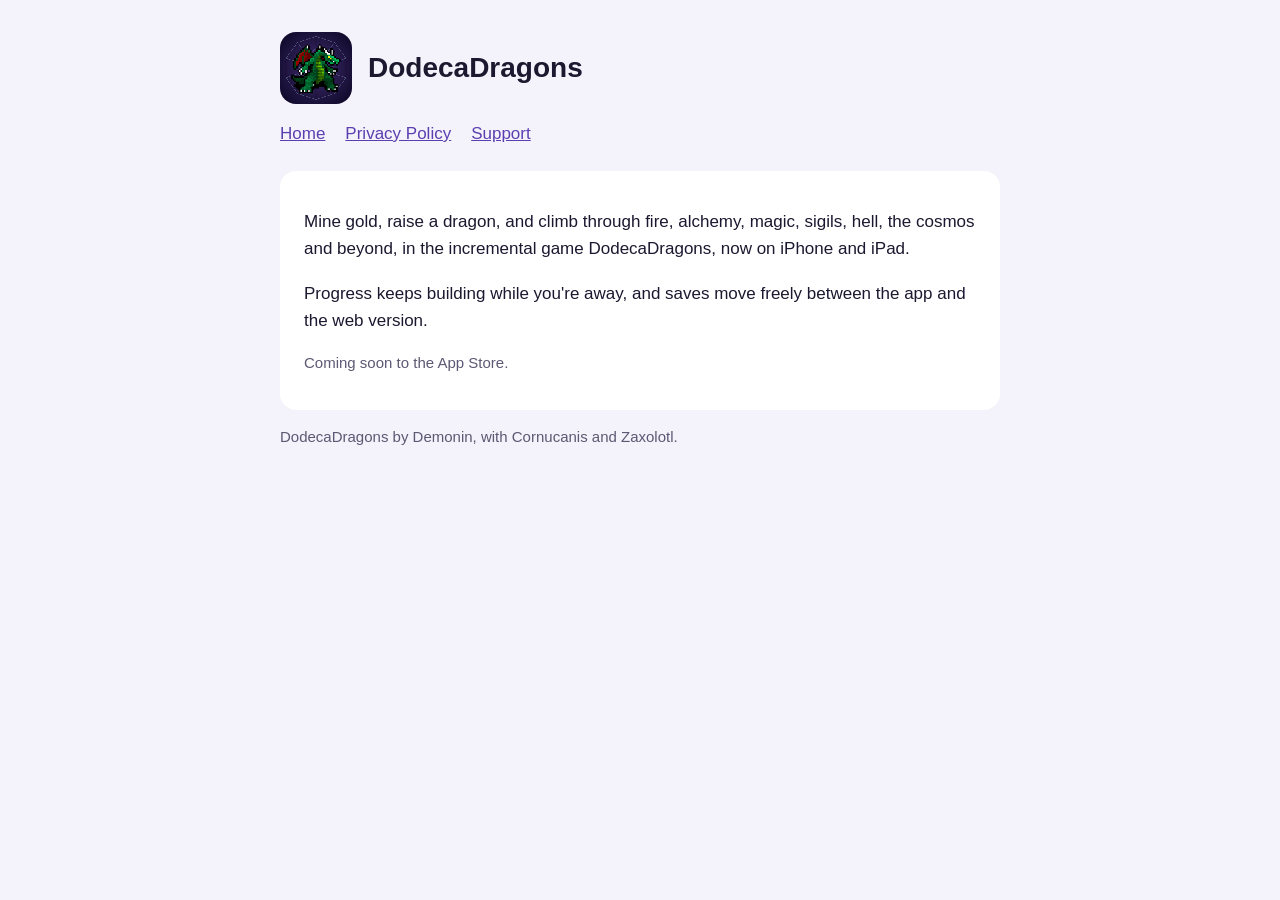
<file: index.html>
<!doctype html>
<html lang="en">
<head>
  <meta charset="utf-8">
  <meta name="viewport" content="width=device-width, initial-scale=1">
  <title>DodecaDragons for iPhone and iPad</title>
  <meta name="description" content="DodecaDragons, the incremental game of gold, fire, magic and dragons, for iPhone and iPad.">
  <link rel="icon" href="icon.png">
  <link rel="apple-touch-icon" href="icon.png">
  <link rel="stylesheet" href="style.css">
</head>
<body>
<main>
  <header>
    <img src="icon.png" alt="">
    <h1>DodecaDragons</h1>
  </header>
  <nav><a href="./">Home</a><a href="privacy.html">Privacy Policy</a><a href="support.html">Support</a></nav>
  <div class="card">
    <p>Mine gold, raise a dragon, and climb through fire, alchemy, magic, sigils, hell, the cosmos and beyond, in the incremental game DodecaDragons, now on iPhone and iPad.</p>
    <p>Progress keeps building while you're away, and saves move freely between the app and the web version.</p>
    <p class="muted">Coming soon to the App Store.</p>
  </div>
  <p class="muted">DodecaDragons by Demonin, with Cornucanis and Zaxolotl.</p>
</main>
</body>
</html>
</file>
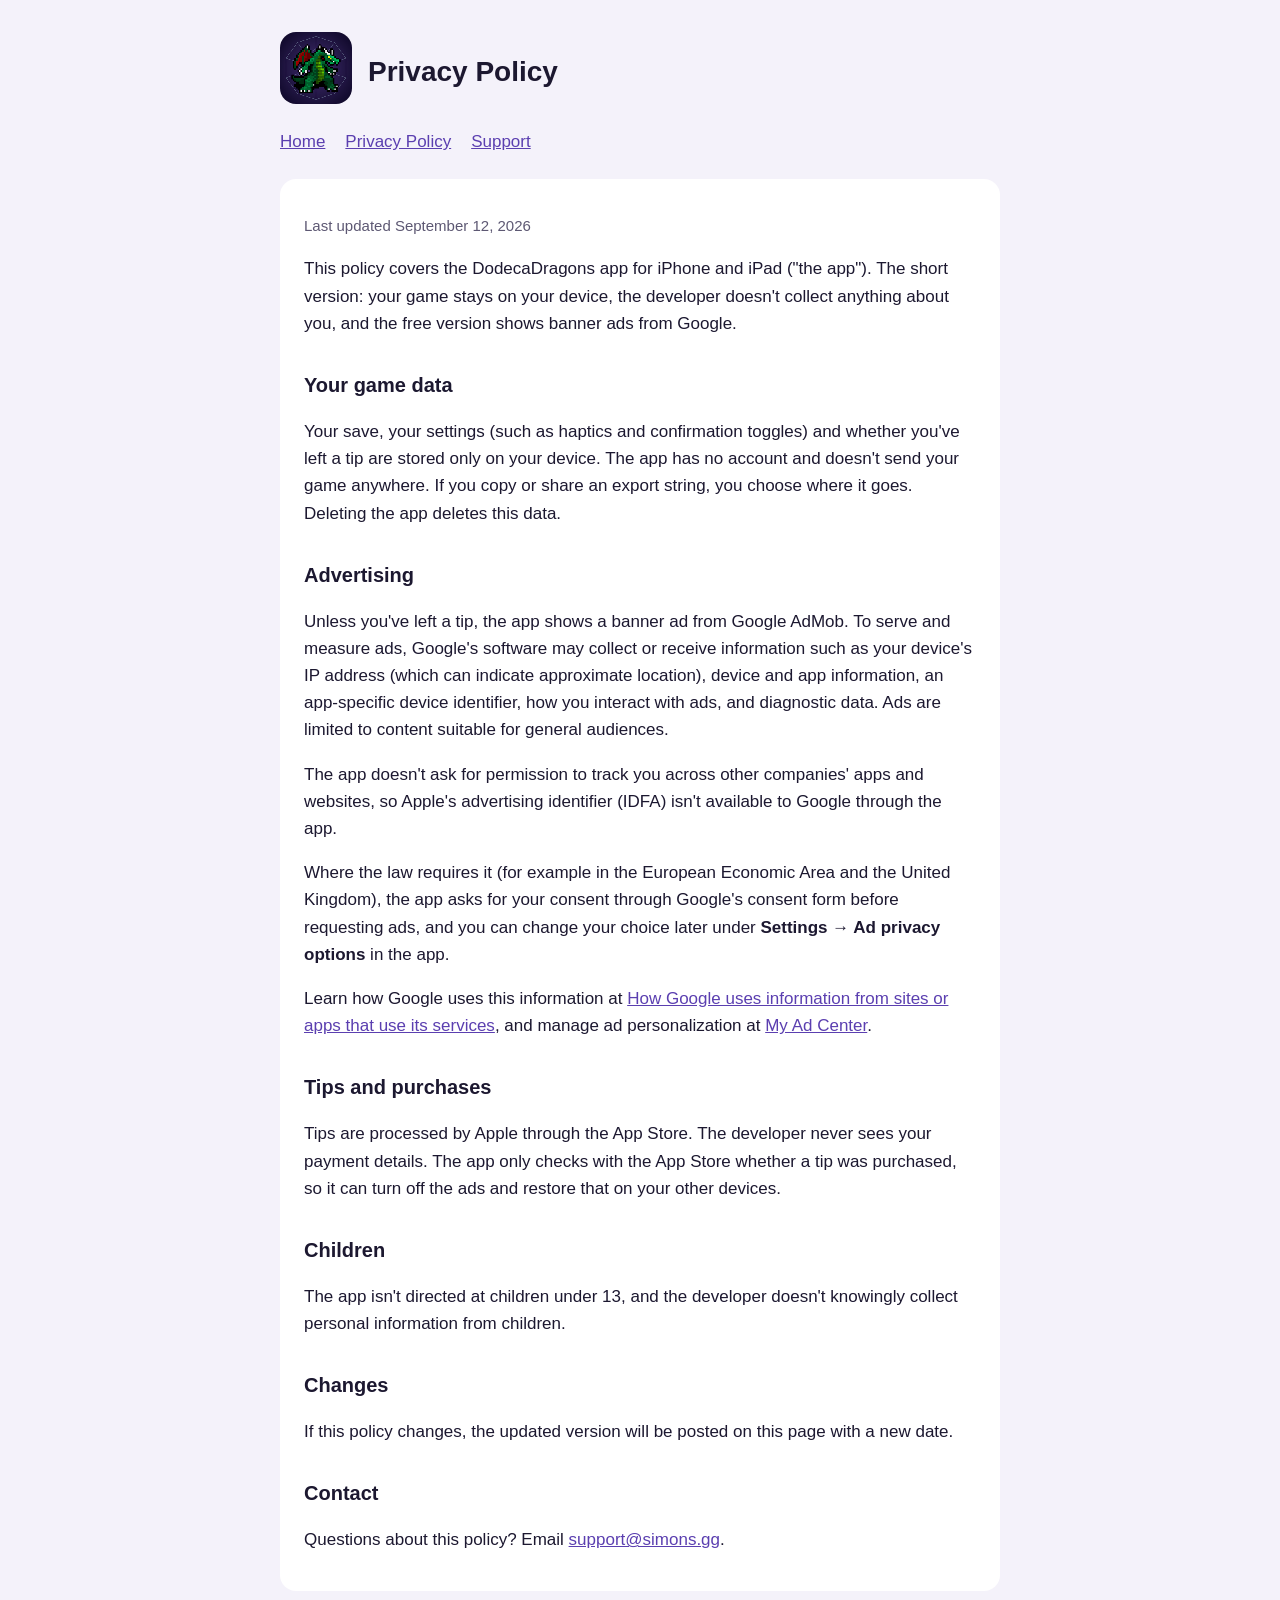
<file: privacy.html>
<!doctype html>
<html lang="en">
<head>
  <meta charset="utf-8">
  <meta name="viewport" content="width=device-width, initial-scale=1">
  <title>Privacy Policy · DodecaDragons</title>
  <link rel="icon" href="icon.png">
  <link rel="stylesheet" href="style.css">
</head>
<body>
<main>
  <header>
    <a href="./"><img src="icon.png" alt="DodecaDragons"></a>
    <h1>Privacy Policy</h1>
  </header>
  <nav><a href="./">Home</a><a href="privacy.html">Privacy Policy</a><a href="support.html">Support</a></nav>
  <div class="card">
    <p class="muted">Last updated September 12, 2026</p>
    <p>This policy covers the DodecaDragons app for iPhone and iPad ("the app"). The short version: your game stays on your device, the developer doesn't collect anything about you, and the free version shows banner ads from Google.</p>

    <h2>Your game data</h2>
    <p>Your save, your settings (such as haptics and confirmation toggles) and whether you've left a tip are stored only on your device. The app has no account and doesn't send your game anywhere. If you copy or share an export string, you choose where it goes. Deleting the app deletes this data.</p>

    <h2>Advertising</h2>
    <p>Unless you've left a tip, the app shows a banner ad from Google AdMob. To serve and measure ads, Google's software may collect or receive information such as your device's IP address (which can indicate approximate location), device and app information, an app-specific device identifier, how you interact with ads, and diagnostic data. Ads are limited to content suitable for general audiences.</p>
    <p>The app doesn't ask for permission to track you across other companies' apps and websites, so Apple's advertising identifier (IDFA) isn't available to Google through the app.</p>
    <p>Where the law requires it (for example in the European Economic Area and the United Kingdom), the app asks for your consent through Google's consent form before requesting ads, and you can change your choice later under <strong>Settings → Ad privacy options</strong> in the app.</p>
    <p>Learn how Google uses this information at <a href="https://policies.google.com/technologies/partner-sites">How Google uses information from sites or apps that use its services</a>, and manage ad personalization at <a href="https://myadcenter.google.com/">My Ad Center</a>.</p>

    <h2>Tips and purchases</h2>
    <p>Tips are processed by Apple through the App Store. The developer never sees your payment details. The app only checks with the App Store whether a tip was purchased, so it can turn off the ads and restore that on your other devices.</p>

    <h2>Children</h2>
    <p>The app isn't directed at children under 13, and the developer doesn't knowingly collect personal information from children.</p>

    <h2>Changes</h2>
    <p>If this policy changes, the updated version will be posted on this page with a new date.</p>

    <h2>Contact</h2>
    <p>Questions about this policy? Email <a href="mailto:support@simons.gg?subject=DodecaDragons%20privacy">support@simons.gg</a>.</p>
  </div>
</main>
</body>
</html>
</file>
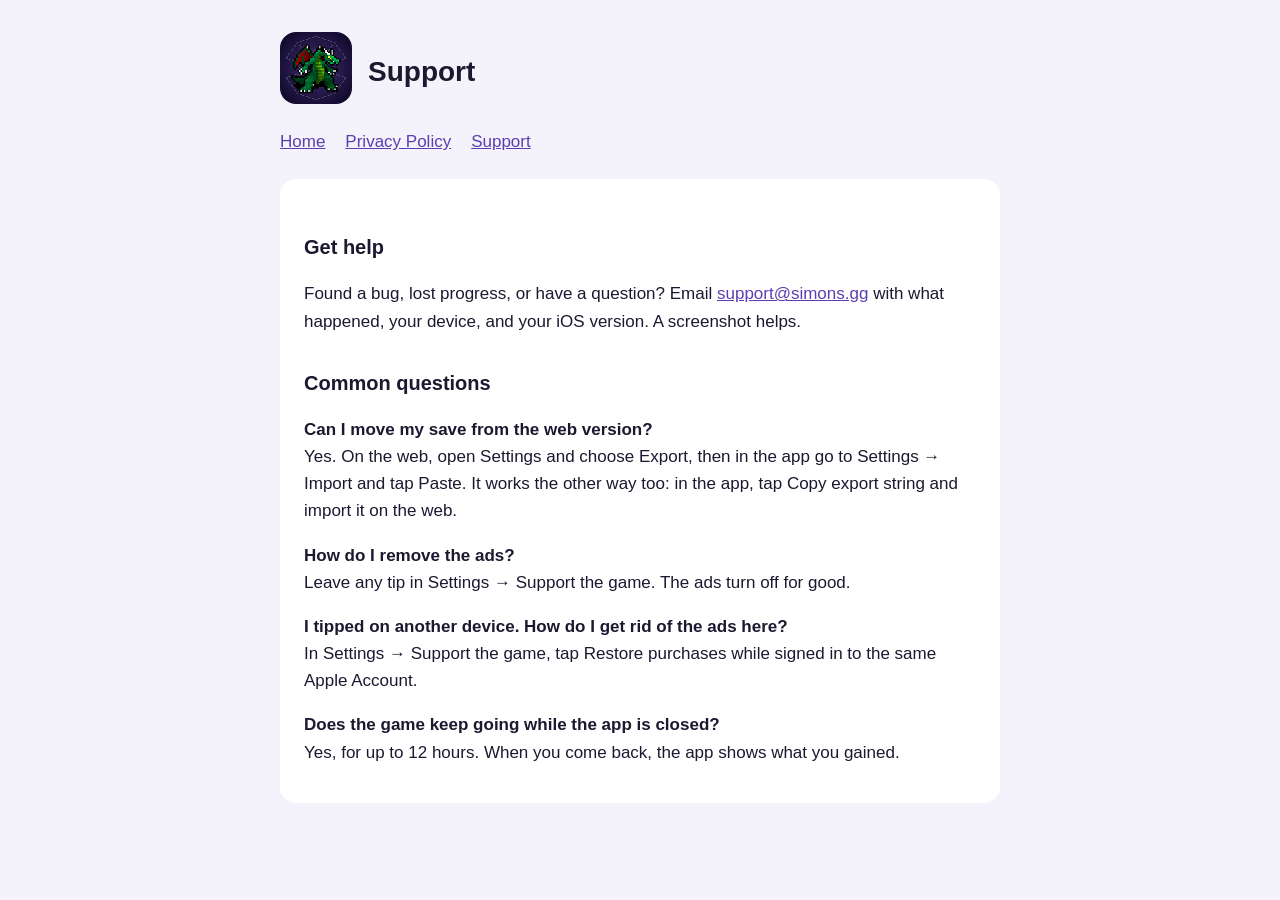
<file: support.html>
<!doctype html>
<html lang="en">
<head>
  <meta charset="utf-8">
  <meta name="viewport" content="width=device-width, initial-scale=1">
  <title>Support · DodecaDragons</title>
  <link rel="icon" href="icon.png">
  <link rel="stylesheet" href="style.css">
</head>
<body>
<main>
  <header>
    <a href="./"><img src="icon.png" alt="DodecaDragons"></a>
    <h1>Support</h1>
  </header>
  <nav><a href="./">Home</a><a href="privacy.html">Privacy Policy</a><a href="support.html">Support</a></nav>
  <div class="card">
    <h2>Get help</h2>
    <p>Found a bug, lost progress, or have a question? Email <a href="mailto:support@simons.gg?subject=DodecaDragons">support@simons.gg</a> with what happened, your device, and your iOS version. A screenshot helps.</p>

    <h2>Common questions</h2>
    <p><strong>Can I move my save from the web version?</strong><br>
    Yes. On the web, open Settings and choose Export, then in the app go to Settings → Import and tap Paste. It works the other way too: in the app, tap Copy export string and import it on the web.</p>
    <p><strong>How do I remove the ads?</strong><br>
    Leave any tip in Settings → Support the game. The ads turn off for good.</p>
    <p><strong>I tipped on another device. How do I get rid of the ads here?</strong><br>
    In Settings → Support the game, tap Restore purchases while signed in to the same Apple Account.</p>
    <p><strong>Does the game keep going while the app is closed?</strong><br>
    Yes, for up to 12 hours. When you come back, the app shows what you gained.</p>
  </div>
</main>
</body>
</html>
</file>
<file: style.css>
:root {
  color-scheme: light dark;
  --bg: #f4f2fa;
  --card: #ffffff;
  --text: #1c1830;
  --muted: #5d5873;
  --accent: #5b3fb0;
}
@media (prefers-color-scheme: dark) {
  :root { --bg: #120e1f; --card: #1d1830; --text: #ece9f7; --muted: #aaa3c4; --accent: #b39cff; }
}
* { box-sizing: border-box; }
body {
  margin: 0;
  padding: 0 16px 48px;
  font: 17px/1.6 -apple-system, BlinkMacSystemFont, "Segoe UI", Roboto, sans-serif;
  background: var(--bg);
  color: var(--text);
}
main { max-width: 720px; margin: 0 auto; }
header { display: flex; align-items: center; gap: 16px; padding: 32px 0 8px; }
header img { width: 72px; height: 72px; border-radius: 16px; image-rendering: pixelated; }
header a { color: inherit; text-decoration: none; }
h1 { font-size: 28px; margin: 0; }
h2 { font-size: 20px; margin: 32px 0 8px; }
nav { display: flex; gap: 20px; margin: 8px 0 24px; flex-wrap: wrap; }
a { color: var(--accent); }
.card { background: var(--card); border-radius: 16px; padding: 20px 24px; }
.muted { color: var(--muted); font-size: 15px; }
ul { padding-left: 22px; }
</file>
